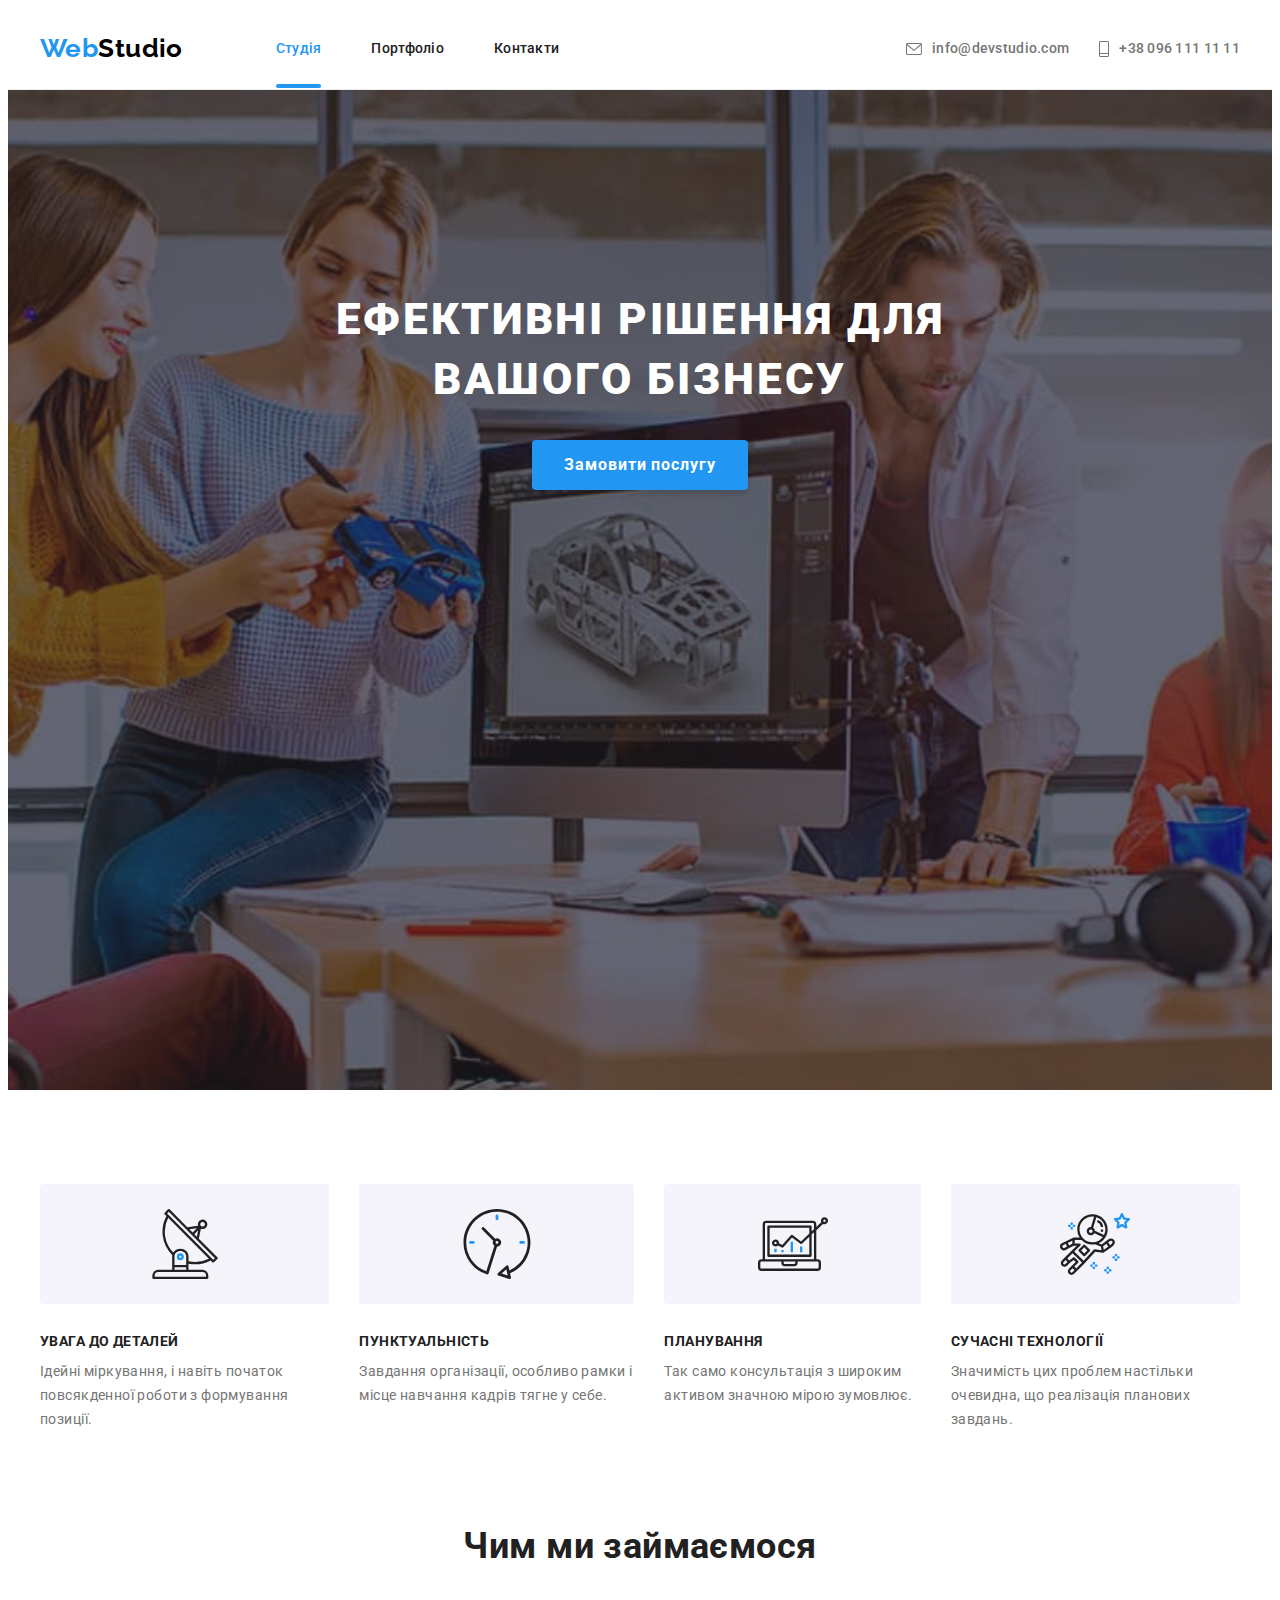
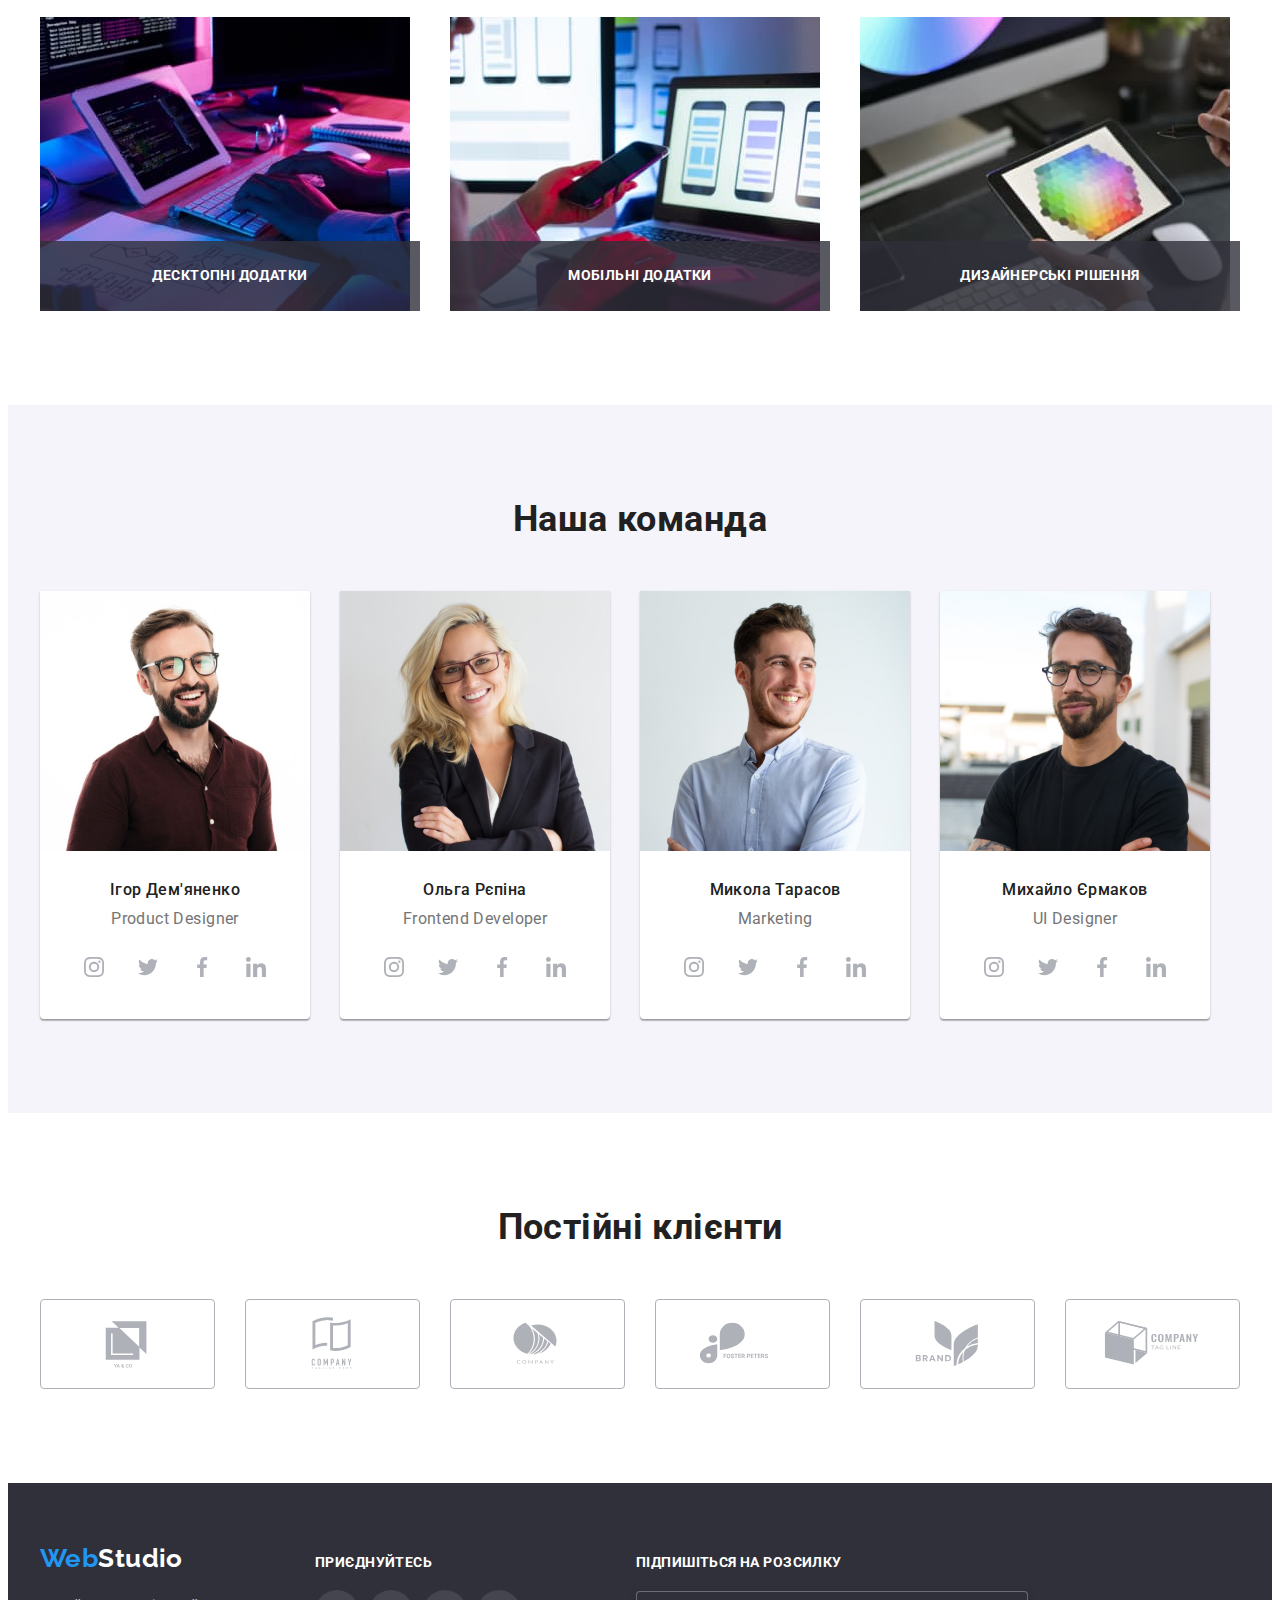
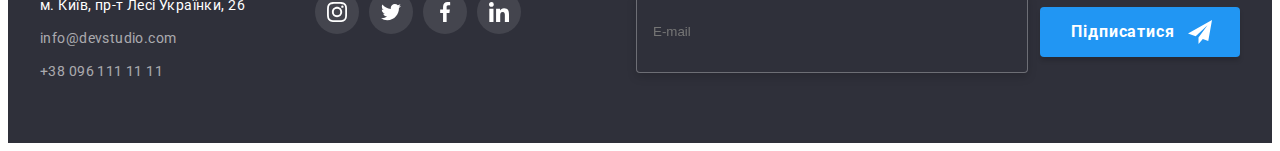
<file: index.html>
<!DOCTYPE html>
<html lang="uk">
  <head>
    <meta charset="UTF-8" />
    <meta http-equiv="X-UA-Compatible" content="IE=edge" />
    <meta name="viewport" content="width=device-width, initial-scale=1.0" />
    <title>WebStudio</title>
    <link rel="preconnect" href="https://fonts.googleapis.com" />
    <link rel="preconnect" href="https://fonts.gstatic.com" crossorigin />
    <link
      href="https://fonts.googleapis.com/css2?family=Raleway:wght@700&family=Roboto:wght@400;500;700;900&display=swap"
      rel="stylesheet"
    />
    <link
      rel="stylesheet"
      href="https://cdnjs.cloudflare.com/ajax/libs/modern-normalize/1.1.0/modern-normalize.min.css"
      integrity="sha512-wpPYUAdjBVSE4KJnH1VR1HeZfpl1ub8YT/NKx4PuQ5NmX2tKuGu6U/JRp5y+Y8XG2tV+wKQpNHVUX03MfMFn9Q=="
      crossorigin="anonymous"
      referrerpolicy="no-referrer"
    />
    <!--<link rel="stylesheet" href="./css/styles.css" />-->
    <link rel="stylesheet" href="./css/main.min.css" />
  </head>
  <body>
    <header class="head">
      <!--Логотип-->
      <div class="container head__container">
        <nav class="navigation">
          <a href="index.html" class="logo navigation__logo link"
            >Web<span class="navigation__span">Studio</span></a
          >
          <ul class="menu site-nav list">
            <li>
              <a class="menu__nav-link link current" href="index.html">Студія</a>
            </li>
            <li>
              <a class="menu__nav-link link" href="portfolio.html">Портфоліо</a>
            </li>
            <li><a class="menu__nav-link link" href="index.html">Контакти</a></li>
          </ul>
        </nav>
        <ul class="contacts heder-contacts list">
          <li class="contacts__mail">
            <a class="contacts__link link" href="mailto:info@devstudio.com">
              <svg class="contacts__mail-icon" width="16" height="12">
                <use href="./images/symbol-defs.svg#icon-envelope"></use></svg
              >info@devstudio.com</a
            >
          </li>
          <li class="contacts__tel">
            <a class="contacts__link link" href="tel:+380961111111">
              <svg class="contacts__phone-icon" width="10" height="16">
                <use href="./images/symbol-defs.svg#icon-phone"></use></svg
              >+38 096 111 11 11</a
            >
          </li>
        </ul>
      </div>
    </header>
    <main>
      <section class="hero hero-part section">
        <div class="container">
          <h1 class="hero__title">Ефективні рішення для вашого бізнесу</h1>
          <button class="hero__button btn" type="button" data-modal-open>Замовити послугу</button>
        </div>
      </section>
      <section class="feature section">
        <div class="container">
          <h2 class="visually-hidden">Особливості</h2>
          <ul class="feature__list feature__container">
            <li class="feature__item list">
              <div class="feature__svg-container">
                <svg class="feature__antenna-icon" width="70" height="70">
                  <use href="./images/symbol-defs.svg#icon-antenna-1"></use>
                </svg>
              </div>
              <h3 class="feature__head">Увага до деталей</h3>
              <p class="feature__content">
                Ідейні міркування, і навіть початок повсякденної роботи з формування позиції.
              </p>
            </li>
            <li class="feature__item list">
              <div class="feature__svg-container">
                <svg class="feature__clock-icon" width="70" height="70">
                  <use href="./images/symbol-defs.svg#icon-clock-1"></use>
                </svg>
              </div>
              <h3 class="feature__head">Пунктуальність</h3>
              <p class="feature__content">
                Завдання організації, особливо рамки і місце навчання кадрів тягне у себе.
              </p>
            </li>
            <li class="feature__item list">
              <div class="feature__svg-container">
                <svg class="feature__diagram-icon" width="70" height="70">
                  <use href="./images/symbol-defs.svg#icon-diagram-1"></use>
                </svg>
              </div>
              <h3 class="feature__head">Планування</h3>
              <p class="feature__content">
                Так само консультація з широким активом значною мірою зумовлює.
              </p>
            </li>
            <li class="feature__item list">
              <div class="feature__svg-container">
                <svg class="feature__astronaut-icon" width="70" height="70">
                  <use href="./images/symbol-defs.svg#icon-astronaut-1"></use>
                </svg>
              </div>
              <h3 class="feature__head">Сучасні технології</h3>
              <p class="feature__content">
                Значимість цих проблем настільки очевидна, що реалізація планових завдань.
              </p>
            </li>
          </ul>
        </div>
      </section>
      <section class="projects section">
        <div class="container projects__container">
          <h2 class="projects__title">Чим ми займаємося</h2>
          <ul class="projects__list projects-container">
            <li class="projects__item list">
              <img class="projects__image" src="./images/img1.jpg" alt="Розробка" width="370" />
              <p class="projects__overlay-title">Десктопні додатки</p>
            </li>
            <li class="projects__item list">
              <img class="projects__image" src="./images/img2.jpg" alt="Розробка" width="370" />
              <p class="projects__overlay-title">Мобільні додатки</p>
            </li>
            <li class="projects__item list">
              <img class="projects__image" src="./images/img3.jpg" alt="Розробка" width="370" />
              <p class="projects__overlay-title">Дизайнерські рішення</p>
            </li>
          </ul>
        </div>
      </section>
      <section class="team section">
        <div class="container">
          <h2 class="team__title">Наша команда</h2>
          <ul class="team__list team__container">
            <li class="team__item list">
              <img class="team__link" src="images/img.jpg" alt="Дизайнер" width="270" />
              <div class="team__box">
                <h3 class="team__name">Ігор Дем'яненко</h3>
                <p class="team__post" lang="en">Product Designer</p>
                <ul class="social soc-link list">
                  <li class="social__item">
                    <a
                      class="social__internet-link link"
                      href="https://www.instagram.com"
                      target="_blank"
                      rel="noopener noreferrer nofollow"
                      ><svg class="social__icons" width="20" height="20">
                        <use href="./images/symbol-defs.svg#icon-instagram-2"></use></svg
                    ></a>
                  </li>
                  <li class="social__item">
                    <a
                      class="social__internet-link link"
                      href="https://twitter.com"
                      target="_blank"
                      rel="noopener noreferrer nofollow"
                      ><svg class="social__icons" width="20" height="20">
                        <use href="./images/symbol-defs.svg#icon-twitter-1"></use></svg
                    ></a>
                  </li>
                  <li class="social__item">
                    <a
                      class="social__internet-link link"
                      href="https://www.facebook.com"
                      target="_blank"
                      rel="noopener noreferrer nofollow"
                      ><svg class="social__icons" width="20" height="20">
                        <use href="./images/symbol-defs.svg#icon-facebook-1"></use></svg
                    ></a>
                  </li>
                  <li class="social__item">
                    <a
                      class="social__internet-link link"
                      href="https://www.linkedin.com"
                      target="_blank"
                      rel="noopener noreferrer nofollow"
                      ><svg class="social__icons" width="20" height="20">
                        <use href="./images/symbol-defs.svg#icon-linkedin-1"></use></svg
                    ></a>
                  </li>
                </ul>
              </div>
            </li>
            <li class="team__item list">
              <img class="team__link" src="images/img(1).jpg" alt="Розробник" width="270" />
              <div class="team__box">
                <h3 class="team__name">Ольга Рєпіна</h3>
                <p class="team__post" lang="en">Frontend Developer</p>
                <ul class="social soc-link list">
                  <li class="social__item">
                    <a
                      class="social__internet-link link"
                      href="https://www.instagram.com"
                      target="_blank"
                      rel="noopener noreferrer nofollow"
                      ><svg class="social__icons" width="20" height="20">
                        <use href="./images/symbol-defs.svg#icon-instagram-2"></use></svg
                    ></a>
                  </li>
                  <li class="social__item">
                    <a
                      class="social__internet-link link"
                      href="https://twitter.com"
                      target="_blank"
                      rel="noopener noreferrer nofollow"
                      ><svg class="social__icons" width="20" height="20">
                        <use href="./images/symbol-defs.svg#icon-twitter-1"></use></svg
                    ></a>
                  </li>
                  <li class="social__item">
                    <a
                      class="social__internet-link link"
                      href="https://www.facebook.com"
                      target="_blank"
                      rel="noopener noreferrer nofollow"
                      ><svg class="social__icons" width="20" height="20">
                        <use href="./images/symbol-defs.svg#icon-facebook-1"></use></svg
                    ></a>
                  </li>
                  <li class="social__item">
                    <a
                      class="social__internet-link link"
                      href="https://www.linkedin.com"
                      target="_blank"
                      rel="noopener noreferrer nofollow"
                      ><svg class="social__icons" width="20" height="20">
                        <use href="./images/symbol-defs.svg#icon-linkedin-1"></use></svg
                    ></a>
                  </li>
                </ul>
              </div>
            </li>
            <li class="team__item list">
              <img class="team__link" src="images/img(2).jpg" alt="Маркетолог" width="270" />
              <div class="team__box">
                <h3 class="team__name">Микола Тарасов</h3>
                <p class="team__post" lang="en">Marketing</p>
                <ul class="social soc-link list">
                  <li class="social__item">
                    <a
                      class="social__internet-link link"
                      href="https://www.instagram.com"
                      target="_blank"
                      rel="noopener noreferrer nofollow"
                      ><svg class="social__icons" width="20" height="20">
                        <use href="./images/symbol-defs.svg#icon-instagram-2"></use></svg
                    ></a>
                  </li>
                  <li class="social__item">
                    <a
                      class="social__internet-link link"
                      href="https://twitter.com"
                      target="_blank"
                      rel="noopener noreferrer nofollow"
                      ><svg class="social__icons" width="20" height="20">
                        <use href="./images/symbol-defs.svg#icon-twitter-1"></use></svg
                    ></a>
                  </li>
                  <li class="social__item">
                    <a
                      class="social__internet-link link"
                      href="https://www.facebook.com"
                      target="_blank"
                      rel="noopener noreferrer nofollow"
                      ><svg class="social__icons" width="20" height="20">
                        <use href="./images/symbol-defs.svg#icon-facebook-1"></use></svg
                    ></a>
                  </li>
                  <li class="social__item">
                    <a
                      class="social__internet-link link"
                      href="https://www.linkedin.com"
                      target="_blank"
                      rel="noopener noreferrer nofollow"
                      ><svg class="social__icons" width="20" height="20">
                        <use href="./images/symbol-defs.svg#icon-linkedin-1"></use></svg
                    ></a>
                  </li>
                </ul>
              </div>
            </li>
            <li class="team__item list">
              <img class="team__link" src="images/img(3).jpg" alt="UI Дизайнер" width="270" />
              <div class="team__box">
                <h3 class="team__name">Михайло Єрмаков</h3>
                <p class="team__post" lang="en">UI Designer</p>
                <ul class="social soc-link list">
                  <li class="social__item">
                    <a
                      class="social__internet-link link"
                      href="https://www.instagram.com"
                      target="_blank"
                      rel="noopener noreferrer nofollow"
                      ><svg class="social__icons" width="20" height="20">
                        <use href="./images/symbol-defs.svg#icon-instagram-2"></use></svg
                    ></a>
                  </li>
                  <li class="social__item">
                    <a
                      class="social__internet-link link"
                      href="https://twitter.com"
                      target="_blank"
                      rel="noopener noreferrer nofollow"
                      ><svg class="social__icons" width="20" height="20">
                        <use href="./images/symbol-defs.svg#icon-twitter-1"></use></svg
                    ></a>
                  </li>
                  <li class="social__item">
                    <a
                      class="social__internet-link link"
                      href="https://www.facebook.com"
                      target="_blank"
                      rel="noopener noreferrer nofollow"
                      ><svg class="social__icons" width="20" height="20">
                        <use href="./images/symbol-defs.svg#icon-facebook-1"></use></svg
                    ></a>
                  </li>
                  <li class="social__item">
                    <a
                      class="social__internet-link link"
                      href="https://www.linkedin.com"
                      target="_blank"
                      rel="noopener noreferrer nofollow"
                      ><svg class="social__icons" width="20" height="20">
                        <use href="./images/symbol-defs.svg#icon-linkedin-1"></use></svg
                    ></a>
                  </li>
                </ul>
              </div>
            </li>
          </ul>
        </div>
      </section>
      <section class="brands section">
        <div class="container">
          <h2 class="brands__title">Постійні клієнти</h2>
          <ul class="brands__list list">
            <li class="brands__item">
              <a class="brands__link" href="./index.html"
                ><svg class="brands__icon" width="106" height="60">
                  <use href="./images/symbol-defs.svg#icon-Logo"></use></svg
              ></a>
            </li>
            <li class="brands__item">
              <a class="brands__link" href="./index.html"
                ><svg class="brands__icon" width="106" height="60">
                  <use href="./images/symbol-defs.svg#icon-Logo-1"></use></svg
              ></a>
            </li>
            <li class="brands__item">
              <a class="brands__link" href="./index.html"
                ><svg class="brands__icon" width="106" height="60">
                  <use href="./images/symbol-defs.svg#icon-Logo-2"></use></svg
              ></a>
            </li>
            <li class="brands__item">
              <a class="brands__link" href="./index.html"
                ><svg class="brands__icon" width="106" height="60">
                  <use href="./images/symbol-defs.svg#icon-Logo-3"></use></svg
              ></a>
            </li>
            <li class="brands__item">
              <a class="brands__link" href="./index.html"
                ><svg class="brands__icon" width="106" height="60">
                  <use href="./images/symbol-defs.svg#icon-Logo-4"></use></svg
              ></a>
            </li>
            <li class="brands__item">
              <a class="brands__link" href="./index.html"
                ><svg class="brands__icon" width="106" height="60">
                  <use href="./images/symbol-defs.svg#icon-Logo-5"></use></svg
              ></a>
            </li>
          </ul>
        </div>
      </section>
    </main>
    <footer class="foot footer-part">
      <div class="container foot__container">
        <div class="foot__block">
          <a href="./index.html" class="foot__footer-logo logo link"
            >Web<span class="foot__logo-span">Studio</span></a
          >
          <address class="adress foot-adress">
            <ul class="adress__list">
              <li class="adress__item list">
                <a
                  class="adress__link link"
                  href="https://goo.gl/maps/CPtrU1FHBa2aNyZL9"
                  target="_blank"
                  rel="noopener noreferrer nofollow"
                  >м. Київ, пр-т Лесі Українки, 26</a
                >
              </li>
              <li class="adress__item list">
                <a class="adress__adress link" href="mailto:info@devstudio.com"
                  >info@devstudio.com</a
                >
              </li>
              <li class="adress__item list">
                <a class="adress__adress link" href="tel:+380961111111">+38 096 111 11 11</a>
              </li>
            </ul>
          </address>
        </div>
        <div class="join foot-soc">
          <h2 class="join__title">Приєднуйтесь</h2>
          <ul class="join__list list">
            <li class="join__item">
              <a
                class="join__internet-link"
                href="https://www.instagram.com"
                target="_blank"
                rel="noopener noreferrer nofollow"
                ><svg class="join__social-icons" width="20" height="20">
                  <use href="./images/symbol-defs.svg#icon-instagram-2"></use></svg
              ></a>
            </li>
            <li class="join__item">
              <a
                class="join__internet-link"
                href="https://twitter.com"
                target="_blank"
                rel="noopener noreferrer nofollow"
                ><svg class="join__social-icons" width="20" height="20">
                  <use href="./images/symbol-defs.svg#icon-twitter-1"></use></svg
              ></a>
            </li>
            <li class="join__item">
              <a
                class="join__internet-link"
                href="https://www.facebook.com"
                target="_blank"
                rel="noopener noreferrer nofollow"
                ><svg class="join__social-icons" width="20" height="20">
                  <use href="./images/symbol-defs.svg#icon-facebook-1"></use></svg
              ></a>
            </li>
            <li class="join__item">
              <a
                class="join__internet-link"
                href="https://www.linkedin.com"
                target="_blank"
                rel="noopener noreferrer nofollow"
                ><svg class="join__social-icons" width="20" height="20">
                  <use href="./images/symbol-defs.svg#icon-linkedin-1"></use></svg
              ></a>
            </li>
          </ul>
        </div>
        <!--</div>-->
        <div class="subscribe">
          <h2 class="subscribe__foot-form-title">Підпишіться на розсилку</h2>
          <form class="subscribe__foot-form">
            <label class="subscribe__foot-label" for="foot-mail">
              <input
                type="text"
                name="mail"
                class="subscribe__foot-input"
                id="foot-mail"
                placeholder="E-mail"
                required
              />
            </label>
            <button class="subscribe__foot-button btn" type="submit">
              <span>Підписатися</span>
              <span class="subscribe__foot-icon">
                <svg class="subscribe__icon-send" width="24" height="24">
                  <use href="./images/symbol-defs.svg#icon-icon-send"></use>
                </svg>
              </span>
            </button>
          </form>
        </div>
      </div>
    </footer>
    <div class="backdrop is-hidden" data-modal>
      <div class="modal">
        <button type="button" class="modal-close" data-modal-close>
          <svg class="modal-close-icon" width="18" height="18">
            <use href="./images/symbol-defs.svg#icon-close"></use>
          </svg>
        </button>
        <p class="modal-title">Залиште свої дані, ми вам передзвонимо</p>
        <form class="modal-form">
          <div class="modal-field">
            <label for="user-name" class="input-label">Ім'я</label>
            <div class="input-wrap">
              <input type="text" name="user-name" class="modal-input" id="user-name" required />
              <svg class="modal-input-icon" width="18" height="18">
                <use href="./images/symbol-defs.svg#icon-person"></use>
              </svg>
            </div>
          </div>
          <div class="modal-field">
            <label for="tel" class="input-label">Телефон</label>
            <div class="input-wrap">
              <input type="tel" name="user-tel" class="modal-input" id="tel" required />
              <svg class="modal-input-icon" width="18" height="18">
                <use href="./images/symbol-defs.svg#icon-phone-modal"></use>
              </svg>
            </div>
          </div>
          <div class="modal-field">
            <label for="email" class="input-label">Пошта</label>
            <div class="input-wrap">
              <input type="email" name="user-email" class="modal-input" id="email" required />
              <svg class="modal-input-icon" width="18" height="18">
                <use href="./images/symbol-defs.svg#icon-email"></use>
              </svg>
            </div>
          </div>
          <div class="modal-field modal-commemt">
            <label for="user-comment" class="input-label">Коментар</label>
            <div class="input-wrap">
              <textarea
                name="user-comment"
                id="user-comment"
                class="modal-text"
                placeholder="Введіть текст"
              ></textarea>
            </div>
          </div>
          <div class="modal-field modal-agree">
            <label for="agree" class="check-text">
              <input
                type="checkbox"
                class="input-check visually-hidden"
                name="agree"
                value="true"
                id="agree"
              />
              <span class="custom-check">
                <svg class="check-icon" width="16" height="15">
                  <use href="./images/symbol-defs.svg#icon-icon-check"></use>
                </svg> </span
              >Погоджуюся з розсилкою та приймаю&nbsp;
              <a class="user-agreement-link" href="./index.html">Умови договору</a></label
            >
          </div>
          <button class="check-button btn" type="submit">Відправити</button>
        </form>
      </div>
    </div>
    <script src="./js/modal.js"></script>
  </body>
</html>
</file>
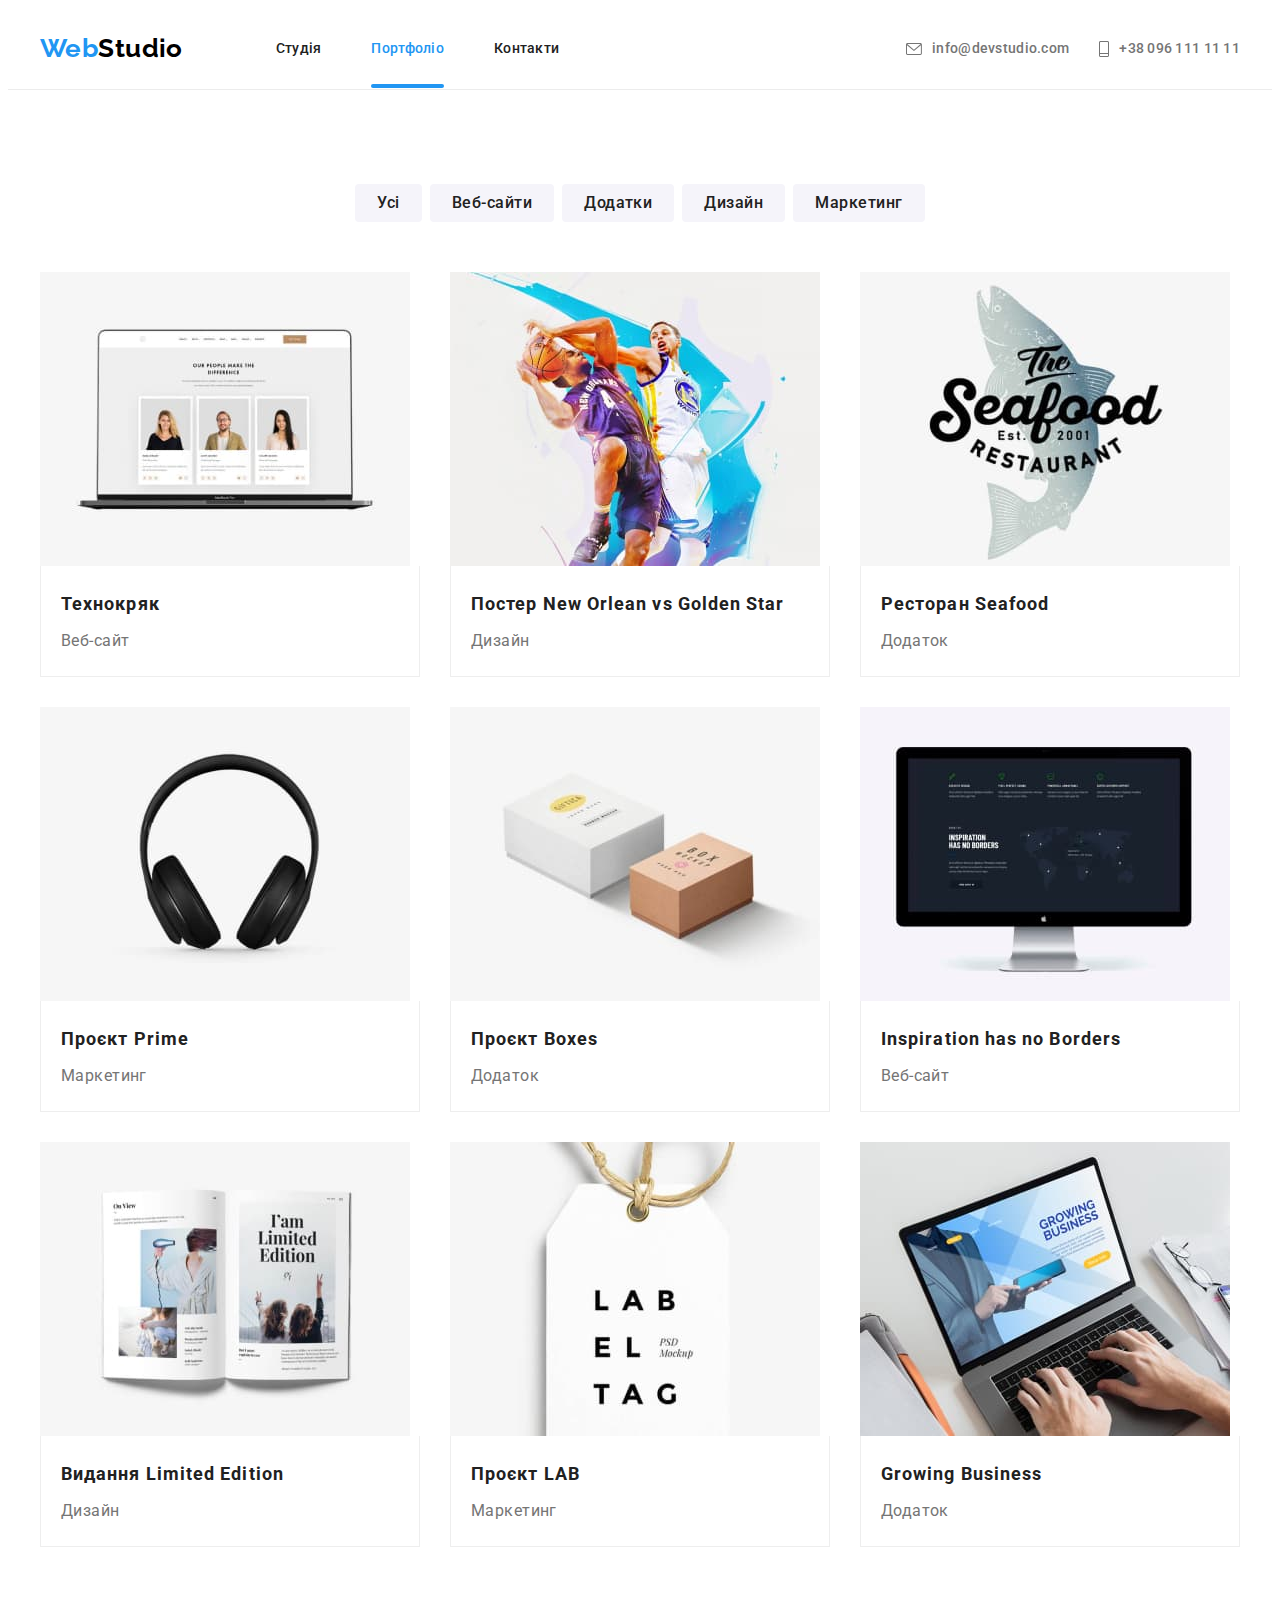
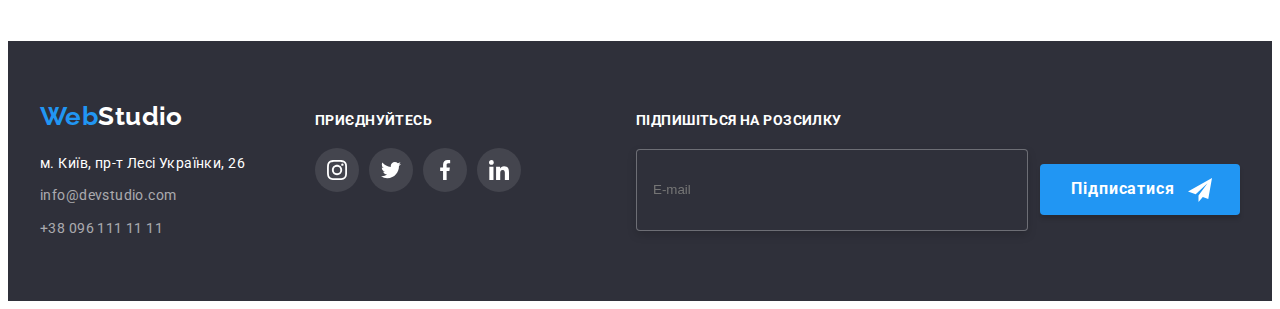
<file: portfolio.html>
<!DOCTYPE html>
<html lang="uk">
  <head>
    <meta charset="UTF-8" />
    <meta http-equiv="X-UA-Compatible" content="IE=edge" />
    <meta name="viewport" content="width=device-width, initial-scale=1.0" />
    <title>WebStudio</title>
    <link rel="preconnect" href="https://fonts.googleapis.com" />
    <link rel="preconnect" href="https://fonts.gstatic.com" crossorigin />
    <link
      href="https://fonts.googleapis.com/css2?family=Raleway:wght@700&family=Roboto:wght@400;500;700;900&display=swap"
      rel="stylesheet"
    />
    <link
      rel="stylesheet"
      href="https://cdnjs.cloudflare.com/ajax/libs/modern-normalize/1.1.0/modern-normalize.min.css"
      integrity="sha512-wpPYUAdjBVSE4KJnH1VR1HeZfpl1ub8YT/NKx4PuQ5NmX2tKuGu6U/JRp5y+Y8XG2tV+wKQpNHVUX03MfMFn9Q=="
      crossorigin="anonymous"
      referrerpolicy="no-referrer"
    />
    <link rel="stylesheet" href="./css/styles.css" />
    <link rel="stylesheet" href="./css/main.min.css" />
  </head>
  <body>
    <header class="head">
      <!--Логотип-->
      <div class="container head__container">
        <nav class="navigation">
          <a href="index.html" class="logo navigation__logo link"
            >Web<span class="navigation__span">Studio</span></a
          >
          <ul class="menu site-nav list">
            <li>
              <a class="menu__nav-link link" href="index.html">Студія</a>
            </li>
            <li>
              <a class="menu__nav-link link current" href="portfolio.html">Портфоліо</a>
            </li>
            <li><a class="menu__nav-link link" href="index.html">Контакти</a></li>
          </ul>
        </nav>
        <ul class="contacts heder-contacts list">
          <li class="contacts__mail">
            <a class="contacts__link link" href="mailto:info@devstudio.com">
              <svg class="contacts__mail-icon" width="16" height="12">
                <use href="./images/symbol-defs.svg#icon-envelope"></use></svg
              >info@devstudio.com</a
            >
          </li>
          <li class="contacts__tel">
            <a class="contacts__link link" href="tel:+380961111111">
              <svg class="contacts__phone-icon" width="10" height="16">
                <use href="./images/symbol-defs.svg#icon-phone"></use></svg
              >+38 096 111 11 11</a
            >
          </li>
        </ul>
      </div>
    </header>
    <main>
      <section class="galery portfolio-galery section">
        <div class="container">
          <h1 class="visually-hidden">Галерея</h1>
          <ul class="galery__list list">
            <li class="galery__list-btn">
              <button class="galery__btn" type="button">Усі</button>
            </li>
            <li class="galery__list-btn">
              <button class="galery__btn" type="button">Веб-сайти</button>
            </li>
            <li class="galery__list-btn">
              <button class="galery__btn" type="button">Додатки</button>
            </li>
            <li class="galery__list-btn">
              <button class="galery__btn" type="button">Дизайн</button>
            </li>
            <li class="galery__list-btn">
              <button class="galery__btn" type="button">Маркетинг</button>
            </li>
          </ul>
          <ul class="portfolio">
            <li class="portfolio__card list">
              <a class="portfolio__card-link link" href="./portfolio.html">
                <div class="portfolio__top-wrap">
                  <img
                    class="portfolio__link"
                    src="./images/website.jpg"
                    alt="Вебсайт"
                    width="370"
                  />
                  <p class="portfolio__top-text">
                    Ресурс пропонує комплексні пропозиції з різним рівнем функціоналу та сервісів.
                    Все це дозволить відвідувачу отримати вичерпні відомості про компанію чи
                    приватну особу.
                  </p>
                </div>
                <div class="portfolio__box">
                  <h2 class="portfolio__title">Технокряк</h2>
                  <p class="portfolio__print">Веб-сайт</p>
                </div>
              </a>
            </li>
            <li class="portfolio__card list">
              <a class="portfolio__card-link link" href="./portfolio.html">
                <div class="portfolio__top-wrap">
                  <img
                    class="portfolio__link"
                    src="./images/poster.jpg"
                    alt="Баскетболісти"
                    width="370"
                  />
                  <p class="portfolio__top-text">
                    Ресурс пропонує комплексні пропозиції з різним рівнем функціоналу та сервісів.
                    Все це дозволить відвідувачу отримати вичерпні відомості про компанію чи
                    приватну особу.
                  </p>
                </div>
                <div class="portfolio__box">
                  <h2 class="portfolio__title" lang="en">Постер New Orlean vs Golden Star</h2>
                  <p class="portfolio__print">Дизайн</p>
                </div>
              </a>
            </li>
            <li class="portfolio__card list">
              <a class="portfolio__card-link link" href="./portfolio.html">
                <div class="portfolio__top-wrap">
                  <img
                    class="portfolio__link"
                    src="./images/restaurant.jpg"
                    alt="Логотип ресторана"
                    width="370"
                  />
                  <p class="portfolio__top-text">
                    Ресурс пропонує комплексні пропозиції з різним рівнем функціоналу та сервісів.
                    Все це дозволить відвідувачу отримати вичерпні відомості про компанію чи
                    приватну особу.
                  </p>
                </div>
                <div class="portfolio__box">
                  <h2 class="portfolio__title" lang="en">Ресторан Seafood</h2>
                  <p class="portfolio__print">Додаток</p>
                </div>
              </a>
            </li>
            <li class="portfolio__card list">
              <a class="portfolio__card-link link" href="./portfolio.html">
                <div class="portfolio__top-wrap">
                  <img
                    class="portfolio__link"
                    src="./images/prime.jpg"
                    alt="Навушники"
                    width="370"
                  />
                  <p class="portfolio__top-text">
                    Ресурс пропонує комплексні пропозиції з різним рівнем функціоналу та сервісів.
                    Все це дозволить відвідувачу отримати вичерпні відомості про компанію чи
                    приватну особу.
                  </p>
                </div>
                <div class="portfolio__box">
                  <h2 class="portfolio__title" lang="en">Проєкт Prime</h2>
                  <p class="portfolio__print">Маркетинг</p>
                </div>
              </a>
            </li>
            <li class="portfolio__card list">
              <a class="portfolio__card-link link" href="./portfolio.html">
                <div class="portfolio__top-wrap">
                  <img class="portfolio__link" src="./images/boxes.jpg" alt="Коробки" width="370" />
                  <p class="portfolio__top-text">
                    Ресурс пропонує комплексні пропозиції з різним рівнем функціоналу та сервісів.
                    Все це дозволить відвідувачу отримати вичерпні відомості про компанію чи
                    приватну особу.
                  </p>
                </div>
                <div class="portfolio__box">
                  <h2 class="portfolio__title" lang="en">Проєкт Boxes</h2>
                  <p class="portfolio__print">Додаток</p>
                </div>
              </a>
            </li>
            <li class="portfolio__card list">
              <a class="portfolio__card-link link" href="./portfolio.html">
                <div class="portfolio__top-wrap">
                  <img
                    class="portfolio__link"
                    src="./images/monitor.jpg"
                    alt="Монітор"
                    width="370"
                  />
                  <p class="portfolio__top-text">
                    Ресурс пропонує комплексні пропозиції з різним рівнем функціоналу та сервісів.
                    Все це дозволить відвідувачу отримати вичерпні відомості про компанію чи
                    приватну особу.
                  </p>
                </div>
                <div class="portfolio__box">
                  <h2 class="portfolio__title" lang="en">Inspiration has no Borders</h2>
                  <p class="portfolio__print">Веб-сайт</p>
                </div>
              </a>
            </li>
            <li class="portfolio__card list">
              <a class="portfolio__card-link link" href="./portfolio.html">
                <div class="portfolio__top-wrap">
                  <img
                    class="portfolio__link"
                    src="./images/journal.jpg"
                    alt="Журнал"
                    width="370"
                  />
                  <p class="portfolio__top-text">
                    Ресурс пропонує комплексні пропозиції з різним рівнем функціоналу та сервісів.
                    Все це дозволить відвідувачу отримати вичерпні відомості про компанію чи
                    приватну особу.
                  </p>
                </div>
                <div class="portfolio__box">
                  <h2 class="portfolio__title" lang="en">Видання Limited Edition</h2>
                  <p class="portfolio__print">Дизайн</p>
                </div>
              </a>
            </li>
            <li class="portfolio__card list">
              <a class="portfolio__card-link link" href="./portfolio.html">
                <div class="portfolio__top-wrap">
                  <img
                    class="portfolio__link"
                    src="./images/lable.jpg"
                    alt="Етикетка"
                    width="370"
                  />
                  <p class="portfolio__top-text">
                    Ресурс пропонує комплексні пропозиції з різним рівнем функціоналу та сервісів.
                    Все це дозволить відвідувачу отримати вичерпні відомості про компанію чи
                    приватну особу.
                  </p>
                </div>
                <div class="portfolio__box">
                  <h2 class="portfolio__title" lang="en">Проєкт LAB</h2>
                  <p class="portfolio__print">Маркетинг</p>
                </div>
              </a>
            </li>
            <li class="portfolio__card list">
              <a class="portfolio__card-link link" href="./portfolio.html">
                <div class="portfolio__top-wrap">
                  <img
                    class="portfolio__link"
                    src="./images/notebook.jpg"
                    alt="Ноутбук"
                    width="370"
                  />
                  <p class="portfolio__top-text">
                    Ресурс пропонує комплексні пропозиції з різним рівнем функціоналу та сервісів.
                    Все це дозволить відвідувачу отримати вичерпні відомості про компанію чи
                    приватну особу.
                  </p>
                </div>
                <div class="portfolio__box">
                  <h2 class="portfolio__title" lang="en">Growing Business</h2>
                  <p class="portfolio__print">Додаток</p>
                </div>
              </a>
            </li>
          </ul>
        </div>
      </section>
    </main>
    <footer class="foot footer-part">
      <div class="container foot__container">
        <div class="foot__block">
          <a href="./index.html" class="foot__footer-logo logo link"
            >Web<span class="foot__logo-span">Studio</span></a
          >
          <address class="adress foot-adress">
            <ul class="adress__list">
              <li class="adress__item list">
                <a
                  class="adress__link link"
                  href="https://goo.gl/maps/CPtrU1FHBa2aNyZL9"
                  target="_blank"
                  rel="noopener noreferrer nofollow"
                  >м. Київ, пр-т Лесі Українки, 26</a
                >
              </li>
              <li class="adress__item list">
                <a class="adress__adress link" href="mailto:info@devstudio.com"
                  >info@devstudio.com</a
                >
              </li>
              <li class="adress__item list">
                <a class="adress__adress link" href="tel:+380961111111">+38 096 111 11 11</a>
              </li>
            </ul>
          </address>
        </div>
        <div class="join foot-soc">
          <h2 class="join__title">Приєднуйтесь</h2>
          <ul class="join__list list">
            <li class="join__item">
              <a
                class="join__internet-link"
                href="https://www.instagram.com"
                target="_blank"
                rel="noopener noreferrer nofollow"
                ><svg class="join__social-icons" width="20" height="20">
                  <use href="./images/symbol-defs.svg#icon-instagram-2"></use></svg
              ></a>
            </li>
            <li class="join__item">
              <a
                class="join__internet-link"
                href="https://twitter.com"
                target="_blank"
                rel="noopener noreferrer nofollow"
                ><svg class="join__social-icons" width="20" height="20">
                  <use href="./images/symbol-defs.svg#icon-twitter-1"></use></svg
              ></a>
            </li>
            <li class="join__item">
              <a
                class="join__internet-link"
                href="https://www.facebook.com"
                target="_blank"
                rel="noopener noreferrer nofollow"
                ><svg class="join__social-icons" width="20" height="20">
                  <use href="./images/symbol-defs.svg#icon-facebook-1"></use></svg
              ></a>
            </li>
            <li class="join__item">
              <a
                class="join__internet-link"
                href="https://www.linkedin.com"
                target="_blank"
                rel="noopener noreferrer nofollow"
                ><svg class="join__social-icons" width="20" height="20">
                  <use href="./images/symbol-defs.svg#icon-linkedin-1"></use></svg
              ></a>
            </li>
          </ul>
        </div>
        <!--</div>-->
        <div class="subscribe">
          <h2 class="subscribe__foot-form-title">Підпишіться на розсилку</h2>
          <form class="subscribe__foot-form">
            <label class="subscribe__foot-label" for="foot-mail">
              <input
                type="text"
                name="mail"
                class="subscribe__foot-input"
                id="foot-mail"
                placeholder="E-mail"
                required
              />
            </label>
            <button class="subscribe__foot-button btn" type="submit">
              <span>Підписатися</span>
              <span class="subscribe__foot-icon">
                <svg class="subscribe__icon-send" width="24" height="24">
                  <use href="./images/symbol-defs.svg#icon-icon-send"></use>
                </svg>
              </span>
            </button>
          </form>
        </div>
      </div>
    </footer>
  </body>
</html>
</file>
<file: css/styles.css>
/*-----------HERO----------------*/

/*-----------------FEATURES--------------------*/

/*------------PROJECTS---------*/

/*----------------TEAM---------------*/

/*-------------CLIENTS--------------*/

/*------------FOOTER--------------*/

/*---------PORTFOLIO-----------*/

/*------------------Modal----------------*/
</file>
<file: css/main.min.css>
:root{--main-color-text: #212121;--second-color-text: #757575;--background-color: #f5f5f5;--accent-color: #2196f3;--hero-color: #ffffff;--background-second-color: #2f303a;--logo-color: #000000;--border: #eeeeee;--section-bg: #f5f4fa;--adress-color: rgba(255, 255, 255, 0.6);--line-color: #ececec;--button-second-color: #188ce8;--social-network-color: #afb1b8;--transition-time: cubic-bezier(0.4, 0, 0.2, 1)}.visually-hidden{position:absolute;white-space:nowrap;width:1px;height:1px;overflow:hidden;border:0;padding:0;clip:rect(0 0 0 0);-webkit-clip-path:inset(50%);clip-path:inset(50%);margin:-1px}p,h1,h2,h3,h4,h5,h6{margin:0}ul,ol{margin:0;padding-left:0}button{cursor:pointer;border:none;border-radius:4px}address{font-style:normal}img{display:block;max-width:100%;height:auto}body{font-family:"Roboto","San-serif";color:var(--main-color-text);background-color:var(--hero-color);font-size:14px;letter-spacing:.03em}.list{padding:0;margin:0;list-style:none}.link{text-decoration:none}.section{padding-top:94px;padding-bottom:94px}.container{width:1200px;padding:0 15px;margin:0 auto}.btn{font-family:inherit;font-weight:700;font-size:16px;line-height:1.88;letter-spacing:.06em;align-items:center;text-align:center;color:var(--hero-color);background:var(--accent-color);box-shadow:0px 4px 4px rgba(0,0,0,.15);transition-property:background-color;transition-duration:250ms;transition-timing-function:var(--transition-time)}.logo{font-family:"Raleway";font-weight:700;font-size:26px;line-height:1.19;color:var(--accent-color)}.head{border-bottom:1px solid #ececec}.head__container{display:flex;align-items:center;justify-content:space-between}.navigation__logo{font-family:"Raleway";font-weight:700;font-size:26px;line-height:1.19;color:var(--accent-color);margin-right:93px;color:var(--accent-color);margin-right:93px}.navigation__span{color:#000}.navigation{display:flex;align-items:center}.site-nav{display:flex;gap:50px;padding-top:32px;padding-bottom:32px}.menu__nav-link{position:relative;font-weight:500;line-height:1.14;letter-spacing:.02em;color:var(--main-color-text);padding-top:32px;padding-bottom:32px;transition-property:color;transition-duration:250ms;transition-timing-function:var(--transition-time)}.menu__nav-link:hover,.menu__nav-link:focus{color:var(--accent-color)}.current{color:var(--accent-color)}.current::after{position:absolute;bottom:0;content:"";width:100%;height:4px;border-radius:2px;background-color:var(--accent-color);display:block}.heder-contacts{display:flex;margin-left:auto}.contacts__link{font-weight:500;font-size:14px;line-height:1.14;letter-spacing:.02em;color:var(--second-color-text);padding-top:32px;padding-bottom:32px;transition-property:color;transition-duration:250ms;transition-timing-function:var(--transition-time)}.contacts__link:hover,.contacts__link:focus{color:var(--accent-color)}.contacts__mail-icon{vertical-align:middle;margin-right:10px;fill:currentColor;width:16px;height:12px;transition-property:fill;transition-duration:250ms;transition-timing-function:var(--transition-time)}.contacts__mail-icon:hover,.contacts__mail-icon:focus{fill:var(--accent-color)}.contacts__phone-icon{vertical-align:middle;margin-right:10px;fill:currentColor;transition-property:fill;transition-duration:250ms;transition-timing-function:var(--transition-time)}.contacts__phone-icon:hover,.contacts__phone-icon:focus{fill:var(--accent-color)}.contacts__tel{margin-left:30px}.hero-part{padding-top:200px;padding-bottom:200px;text-align:center;max-width:1600px;height:600px;margin-left:auto;margin-right:auto;background-image:linear-gradient(rgba(47, 48, 58, 0.4), rgba(47, 48, 58, 0.4)),url(../images/hero.jpg);background-repeat:no-repeat;background-size:cover;background-position:center}.hero__title{font-weight:900;font-size:44px;line-height:1.36;text-align:center;letter-spacing:.06em;text-transform:uppercase;color:var(--hero-color);width:696px;justify-content:center;margin-left:auto;margin-right:auto;margin-bottom:30px}.hero__button{min-width:216px;padding:10px 32px}.hero__button:hover,.hero__button:focus{background-color:var(--button-second-color)}.feature__container{display:flex;gap:30px}.feature__svg-container{display:flex;background-color:var(--section-bg);height:120px;justify-content:center;align-items:center;border-radius:4px;margin-bottom:30px}.feature__head{font-weight:700;line-height:1.14;text-transform:uppercase;color:var(--main-color-text);font-size:14px;margin-bottom:10px}.feature__content{font-size:14px;line-height:1.71;color:var(--second-color-text)}.projects.section{padding-top:0}.projects__title{font-weight:700;font-size:36px;line-height:1.16;text-align:center;color:var(-main-color-text);margin-bottom:50px}.projects__list{display:flex;gap:30px}.projects__item{width:calc((100% - 60px)/3);position:relative}.projects__overlay-title{font-weight:700;font-size:14px;line-height:1.14;letter-spacing:.03em;text-transform:uppercase;color:var(--hero-color);position:absolute;bottom:0;width:100%;height:70px;background-color:rgba(47,48,58,.8);display:flex;align-items:center;justify-content:center}.team{background:#f5f4fa}.team__title{font-weight:700;font-size:36px;line-height:1.16;text-align:center;color:var(--main-color-text);margin-bottom:50px}.team__container{display:flex;gap:30px}.team__item{background:var(--hero-color);box-shadow:0px 1px 3px rgba(0,0,0,.12),0px 1px 1px rgba(0,0,0,.14),0px 2px 1px rgba(0,0,0,.2);border-radius:0px 0px 4px 4px}.team__box{padding-top:30px;padding-bottom:30px}.team__name{font-weight:500;font-size:16px;line-height:1.18;text-align:center;color:var(--main-color-text);margin-bottom:10px}.team__post{font-size:16px;line-height:1.18;text-align:center;color:var(--second-color-text)}.soc-link{display:flex;gap:10px;margin-top:16px;justify-content:center;align-items:center}.social__item{width:44px;height:44px}.social__internet-link{fill:var(--social-network-color);width:100%;height:100%;display:flex;justify-content:center;align-items:center;border-radius:50%;transition-property:fill,background-color;transition-duration:250ms;transition-timing-function:var(--transition-time)}.social__internet-link:hover,.social__internet-link:focus{fill:var(--hero-color);background-color:var(--accent-color)}.brands__title{font-weight:700;font-size:36px;line-height:1.16;text-align:center;color:var(--main-color-text);margin-bottom:50px}.brands__list{display:flex;gap:30px}.brands__item{width:calc((100% - 150px)/6);height:90px}.brands__link{border:1px solid currentColor;border-radius:4px;width:100%;height:100%;display:flex;justify-content:center;align-items:center;box-sizing:border-box;color:var(--social-network-color);transition-property:color;transition-duration:250ms;transition-timing-function:var(--transition-time)}.brands__link:hover,.brands__link:focus{color:var(--accent-color)}.brands__icon{fill:currentColor}.footer-part{background:var(--background-second-color);padding-top:60px;padding-bottom:60px}.foot__container{display:flex;align-items:baseline}.foot__block{margin-right:70px}.foot__footer-logo{margin-bottom:20px;display:inline-block}.foot__logo-span{color:var(--hero-color)}.adress__item:not(:last-child){margin-bottom:9px}.adress__link{font-style:normal;width:231px;line-height:1.71;color:var(--hero-color);transition-property:color;transition-duration:250ms;transition-timing-function:var(--transition-time)}.adress__link:hover,.adress__link:focus{color:var(--accent-color)}.adress__adress{font-style:normal;font-weight:400;line-height:1.71;color:var(--adress-color);transition-property:color;transition-duration:250ms;transition-timing-function:var(--transition-time)}.adress__adress:hover,.adress__adress:focus{color:var(--accent-color)}.foot-soc{margin-right:auto}.join__title{font-weight:700;font-size:14px;line-height:16px;letter-spacing:.03em;text-transform:uppercase;color:var(--hero-color);margin-bottom:20px}.join__list{display:flex;gap:10px;justify-content:center}.join__item{width:44px;height:44px}.join__internet-link{fill:var(--hero-color);width:100%;height:100%;display:flex;justify-content:center;align-items:center;background:rgba(255,255,255,.1);border-radius:50%;fill:var(--hero-color);transition-property:background-color;transition-duration:250ms;transition-timing-function:var(--transition-time)}.join__internet-link:hover,.join__internet-link:focus{background-color:var(--accent-color)}.subscribe__foot-form-title{font-weight:700;font-size:14px;line-height:1.14;letter-spacing:.03em;text-transform:uppercase;color:var(--hero-color);margin-bottom:20px}.subscribe__foot-form{display:flex;font-size:16px;line-height:1.25;align-items:center;letter-spacing:.03em;color:rgba(255,255,255,.6)}.subscribe__foot-input{min-width:358px;height:50px;margin-right:12px;padding:15px 16px;border:1px solid rgba(255,255,255,.3);filter:drop-shadow(0px 4px 4px rgba(0, 0, 0, 0.15));border-radius:4px;background:var(--background-second-color);color:rgba(255,255,255,.6)}.subscribe__foot-button{display:block;min-width:200px;padding:10px 62px 10px 28px;position:relative}.subscribe__foot-button:hover,.subscribe__foot-button:focus{background-color:var(--button-second-color)}.subscribe__icon-send{position:absolute;top:50%;right:28px;transform:translateY(-50%)}.portfolio-galery{padding-top:94px;padding-bottom:94px}.galery__list{display:flex;justify-content:center;gap:8px;margin-bottom:50px}.galery__btn{font-family:inherit;font-weight:500;font-size:16px;line-height:1.62;text-align:center;letter-spacing:.03em;color:var(--main-color-text);background:var(--section-bg);cursor:pointer;border-radius:4px;padding:6px 22px;border-color:rgba(0,0,0,0);border:none;transition-property:color,background-color,box-shadow;transition-duration:250ms;transition-timing-function:var(--transition-time)}.galery__btn:hover,.galery__btn:focus{background-color:var(--accent-color);color:var(--hero-color);box-shadow:0px 3px 1px rgba(0,0,0,.1),0px 1px 2px rgba(0,0,0,.08),0px 2px 2px rgba(0,0,0,.12);border-radius:4px}.portfolio{display:flex;flex-wrap:wrap;gap:30px}.portfolio__card{flex-basis:calc((100% - 60px)/3)}.portfolio__card-link{display:block;transition-property:box-shadow;transition-duration:250ms;transition-timing-function:var(--transition-time)}.portfolio__card-link:hover,.portfolio__card-link:focus{box-shadow:0px 1px 1px rgba(0,0,0,.12),0px 4px 4px rgba(0,0,0,.06),1px 4px 6px rgba(0,0,0,.16)}.portfolio__top-wrap{position:relative;overflow:hidden}.portfolio__top-text{position:absolute;top:0;padding:63px 24px;background-color:rgba(33,150,243,.9);font-size:18px;line-height:1.5;color:var(--hero-color);letter-spacing:.03em;height:100%;transform:translateY(100%);transition:transform 250ms var(--transition-time)}.portfolio__card-link:hover .portfolio__top-text,.portfolio__card-link:focus .portfolio__top-text{transform:translateY(0)}.portfolio__box{padding:20px 20px;border:1px solid #eee;border-top:none}.portfolio__title{font-weight:700;font-size:18px;line-height:2;letter-spacing:.06em;color:var(--main-color-text);margin-bottom:4px}.portfolio__print{font-weight:400;font-size:16px;line-height:1.87;color:var(--second-color-text)}.backdrop{width:100%;height:100%;background-color:rgba(0,0,0,.2);position:fixed;top:0;transition:opacity 250ms var(--transition-time),visibility 250ms var(--transition-time)}.modal{width:528px;min-height:581px;background-color:var(--hero-color);padding:40px;position:absolute;top:50%;left:50%;transform:translate(-50%, -50%) scale(1);transition:transform 250ms var(--transition-time);box-shadow:0px 1px 3px rgba(0,0,0,.12),0px 1px 1px rgba(0,0,0,.14),0px 2px 1px rgba(0,0,0,.2);border-radius:4px}.backdrop.is-hidden .modal{transform:translate(-50%, -50%) scale(0)}.modal-close{width:30px;height:30px;background-color:var(--hero-color);border:1px solid rgba(0,0,0,.1);border-radius:50%;position:absolute;right:8px;top:8px;display:flex;align-items:center;justify-content:center;cursor:pointer}.modal-close-icon{transition-property:fill;transition-duration:250ms;transition-timing-function:var(--transition-time)}.modal-close:focus .modal-close-icon,.modal-close:hover .modal-close-icon{fill:var(--accent-color)}.is-hidden{opacity:0;visibility:hidden;pointer-events:none}.modal-title{font-weight:700;font-size:20px;line-height:23px;text-align:center;letter-spacing:.03em;color:var(--main-color-text);margin-bottom:12px}.modal-field{margin-bottom:10px}.input-wrap{position:relative}.modal-input{width:100%;height:40px;border:1px solid rgba(33,33,33,.2);border-radius:4px;color:var(--main-color-text);padding:11px 42px;transition-property:border-color;transition-duration:250ms;transition-timing-function:var(--transition-time);outline:rgba(0,0,0,0)}.modal-input:focus,.modal-input:hover{border-color:var(--accent-color)}.modal-text{width:100%;height:120px;border:1px solid rgba(33,33,33,.2);border-radius:4px;padding:12px 16px;resize:none;border-color:rgba(33,33,33,.2);transition-duration:250ms;transition-timing-function:var(--transition-time);outline:rgba(0,0,0,0)}.modal-text:focus,.modal-text:hover{border-color:var(--accent-color)}.input-label{display:block;font-size:12px;line-height:1.17;letter-spacing:.01em;color:var(--second-color-text);margin-bottom:4px}.modal-input-icon{position:absolute;left:12px;top:50%;transform:translateY(-50%);transition-property:fill;transition-duration:250ms;transition-timing-function:var(--transition-time)}.modal-input-icon:focus,.modal-input-icon:hover{fill:var(--accent-color)}.modal-input:focus+.modal-input-icon,.modal-input:hover+.modal-input-icon{fill:var(--accent-color)}.modal-commemt{margin-bottom:20px}.modal-agree{margin-bottom:30px}.check-text{font-weight:400;font-size:14px;line-height:1.71;letter-spacing:.03em;color:var(--sec-text-color);display:flex;justify-content:center;align-items:center;position:relative;cursor:pointer;color:var(--second-color-text)}.check-text span{width:16px;height:15px;border:2px solid var(--logo-color);border-radius:2px;margin-right:5px;display:flex;align-items:center;justify-content:center;fill:rgba(0,0,0,0)}.check-icon{position:absolute;top:50%;transform:translateY(-50%);opacity:0;transition-property:opacity;transition-duration:250ms;transition-timing-function:var(--transition-timing-function)}.input-check:checked+.custom-check>svg{opacity:1}.user-agreement-link{color:var(--accent-color)}.check-button{margin:0 auto;display:block;min-width:200px;padding:10px 52px}.check-button:focus,.check-button:hover{background-color:var(--button-second-color)}/*# sourceMappingURL=main.min.css.map */
</file>
